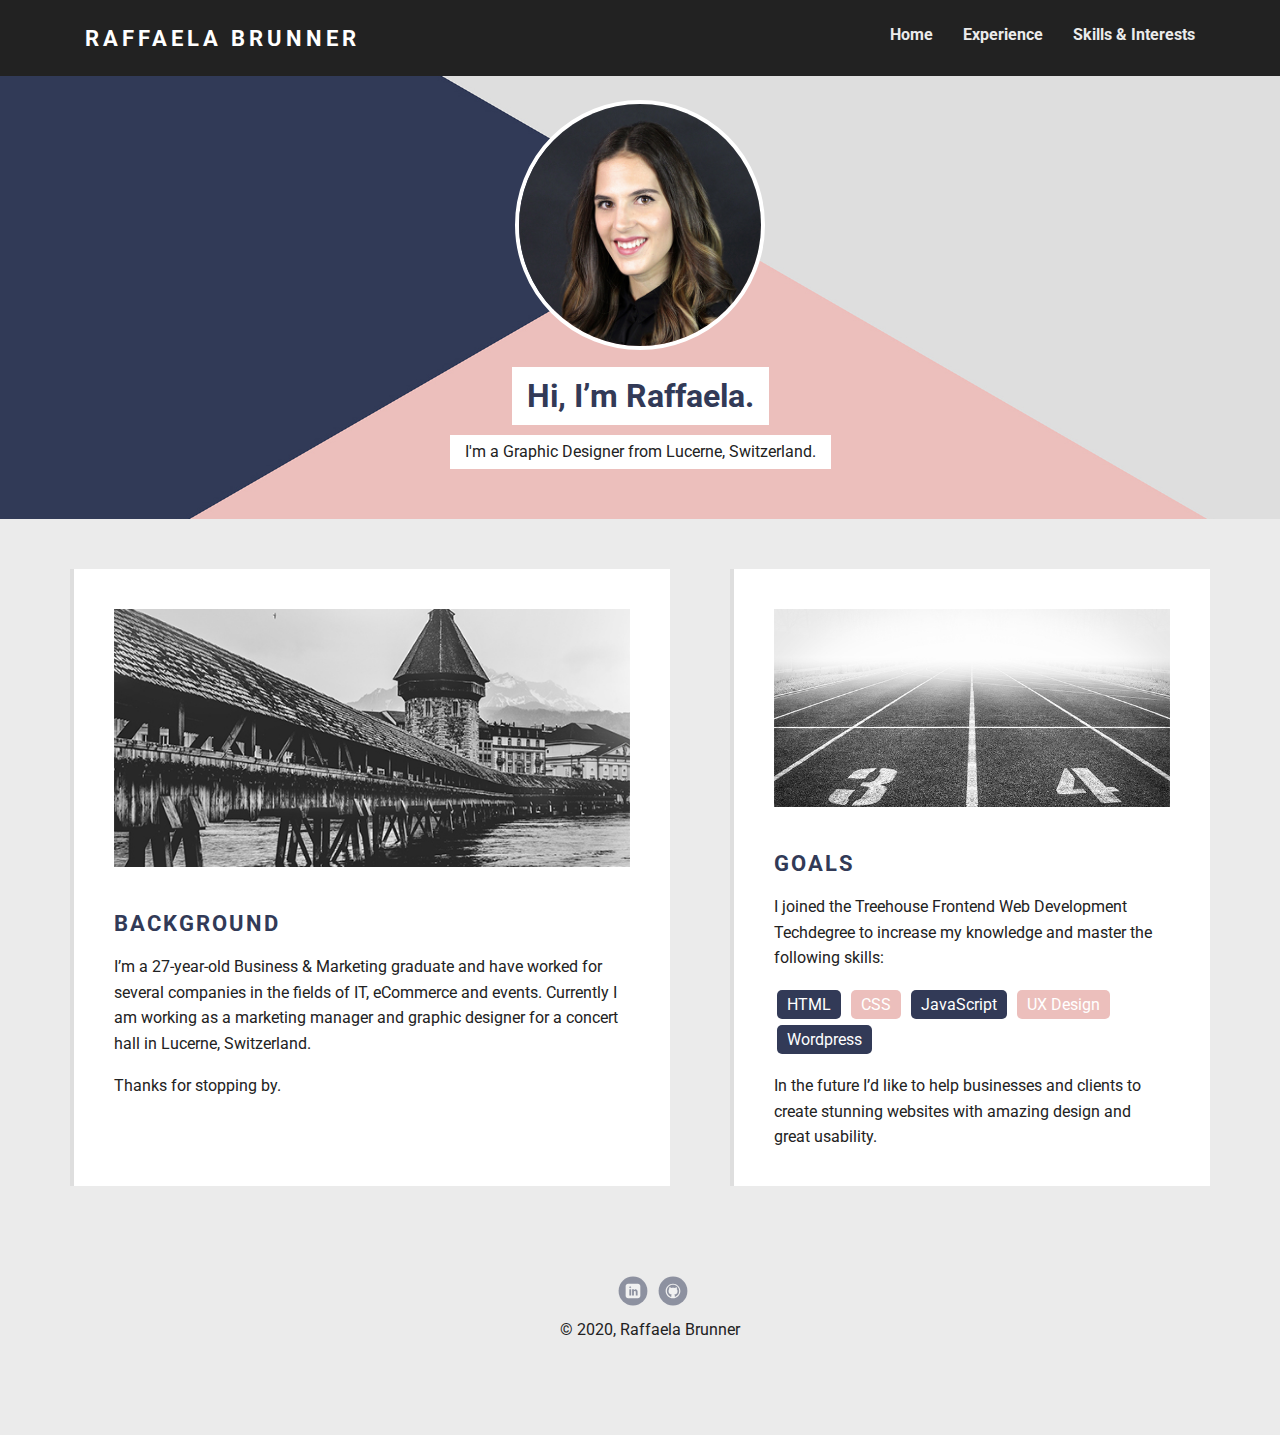
<file: index.html>
<!doctype html>
<html lang="en">
<head>
  <meta charset="utf-8">
  <title>Raffaela Brunners's Profile Page</title>
  <meta name="viewport" content="width=device-width, initial-scale=1.0">
  <link rel="stylesheet" href="styles.css">
  <link href="https://fonts.googleapis.com/css?family=Muli%7CRoboto:400,300,500,700,900" rel="stylesheet"></head>
  <body>

    <nav class="main-nav">
        <ul class="nav">
          <li class="name">Raffaela Brunner</li>
          <li><a href="index.html">Home</a></li>
          <li><a href="experience.html">Experience</a></li>
          <li><a href="skills-interests.html">Skills &amp; Interests</a></li>
        </ul>
    </nav>

    <header>
      <img src="images/portrait.jpg" alt="Photo of Raffaela Brunner" class="profile-image">
      <h1 class="tag name">Hi, I’m Raffaela.</h1>
      <p class="tag location">I'm a Graphic Designer from Lucerne, Switzerland.</p>
    </header>

    <main class="flex">
      <section class="card">
        <img src="images/lucerne.jpg" alt="Lucerne, Switzerland">
        <h2>Background</h2>
        <p>I’m a 27-year-old Business & Marketing graduate and have worked for several companies in the fields of IT, eCommerce and events. Currently I am working as a marketing manager and graphic designer for a concert hall in Lucerne, Switzerland.</p>
        <p>Thanks for stopping by.</p>
      </section>

      <section class="card">
        <img src="images/goals.jpg" alt="Race Track">
        <h2>Goals</h2>
        <p>I joined the Treehouse Frontend Web Development Techdegree to increase my knowledge and master the following skills:</p>
        <ul class="skills">
          <li>HTML</li>
          <li>CSS</li>
          <li>JavaScript</li>
          <li>UX Design</li>
          <li>Wordpress</li>
        </ul>
        <p>In the future I’d like to help businesses and clients to create stunning websites with amazing design and great usability.</p>
      </section>
    </main>

    <footer>
      <ul>
        <li><a href="https://www.linkedin.com/in/raffaelabrunner/" target="_blank" class="social linkedin">LinkedIn</a></li>
        <li><a href="https://github.com/raffaelab" target="_blank" class="social github">Github</a></li>
      </ul>
      <p class="copyright">&copy; 2020, Raffaela Brunner</p>
    </footer>

  </body>
  </html>
</file>
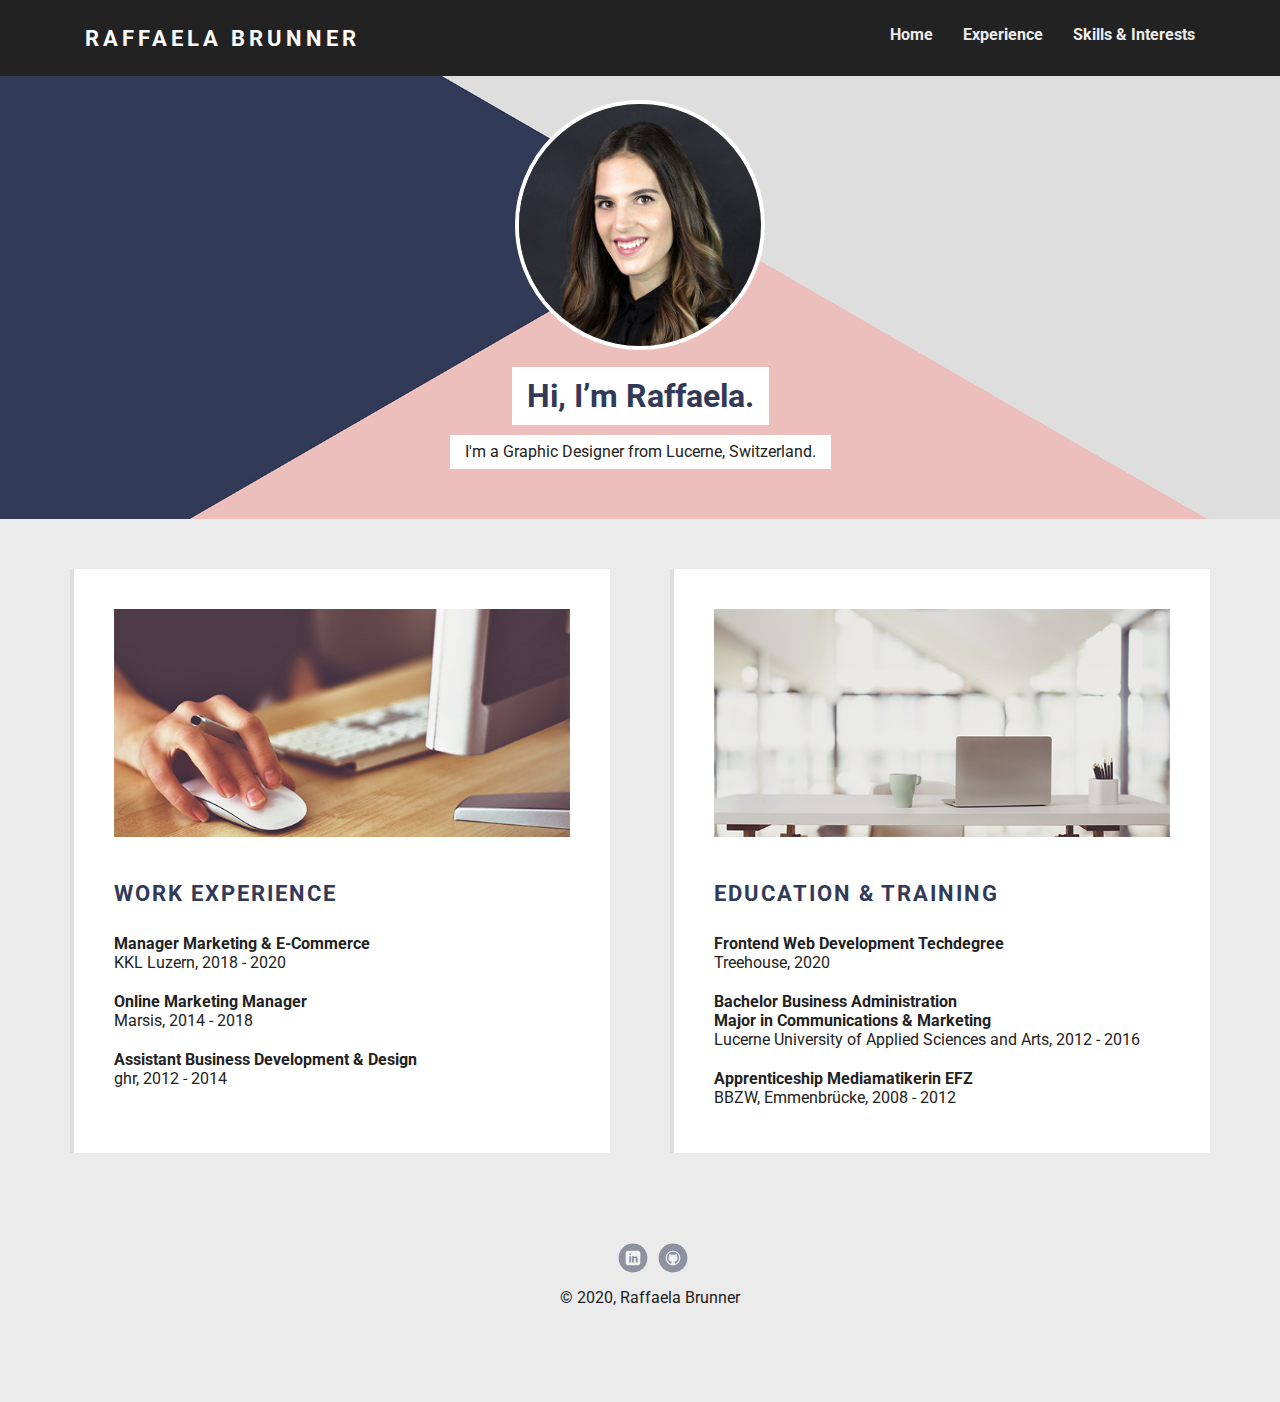
<file: experience.html>
<!doctype html>
<html lang="en">
<head>
  <meta charset="utf-8">
  <title>Raffaela Brunners's Experience</title>
  <meta name="viewport" content="width=device-width, initial-scale=1.0">
  <link rel="stylesheet" href="styles.css">
  <link href="https://fonts.googleapis.com/css?family=Muli%7CRoboto:400,300,500,700,900" rel="stylesheet"></head>
  <body>

    <nav class="main-nav">
        <ul class="nav">
          <li class="name">Raffaela Brunner</li>
          <li><a href="index.html">Home</a></li>
          <li><a href="experience.html">Experience</a></li>
          <li><a href="skills-interests.html">Skills &amp; Interests</a></li>
        </ul>
    </nav>

    <header>
      <img src="images/portrait.jpg" alt="Photo of Raffaela Brunner" class="profile-image">
      <h1 class="tag name">Hi, I’m Raffaela.</h1>
      <p class="tag location">I'm a Graphic Designer from Lucerne, Switzerland.</p>
    </header>

    <main class="flex">
      <section class="card">
        <img src="images/experience.jpg" alt="Closeup of someone working on a computer">
        <h2>Work Experience</h2>
        <ul class="nobullet">
          <li><strong>Manager Marketing &amp; E-Commerce</strong>
          <br>KKL Luzern, 2018 - 2020</li>
          <li><strong>Online Marketing Manager</strong>
          <br>Marsis, 2014 - 2018</li>
          <li><strong>Assistant Business Development &amp; Design</strong>
          <br>ghr, 2012 - 2014</li>
        </ul>
      </section>

      <section class="card">
        <img src="images/education.jpg" alt="Desk with Macbook, pens and coffee mug">
        <h2>Education &amp; Training</h2>
        <ul class="nobullet">
          <li><strong>Frontend Web Development Techdegree</strong>
          <br>Treehouse, 2020</li>
          <li><strong>Bachelor Business Administration<br>Major in Communications &amp; Marketing</strong>
          <br>Lucerne University of Applied Sciences and Arts, 2012 - 2016</li>
          <li><strong>Apprenticeship Mediamatikerin EFZ</strong>
          <br>BBZW, Emmenbr&#252;cke, 2008 - 2012</li>
        </ul>
      </section>
    </main>

    <footer>
      <ul>
        <li><a href="https://www.linkedin.com/in/raffaelabrunner/" target="_blank" class="social linkedin">LinkedIn</a></li>
        <li><a href="https://github.com/raffaelab" target="_blank" class="social github">Github</a></li>
      </ul>
      <p class="copyright">&copy; 2020, Raffaela Brunner</p>
    </footer>

  </body>
  </html>
</file>
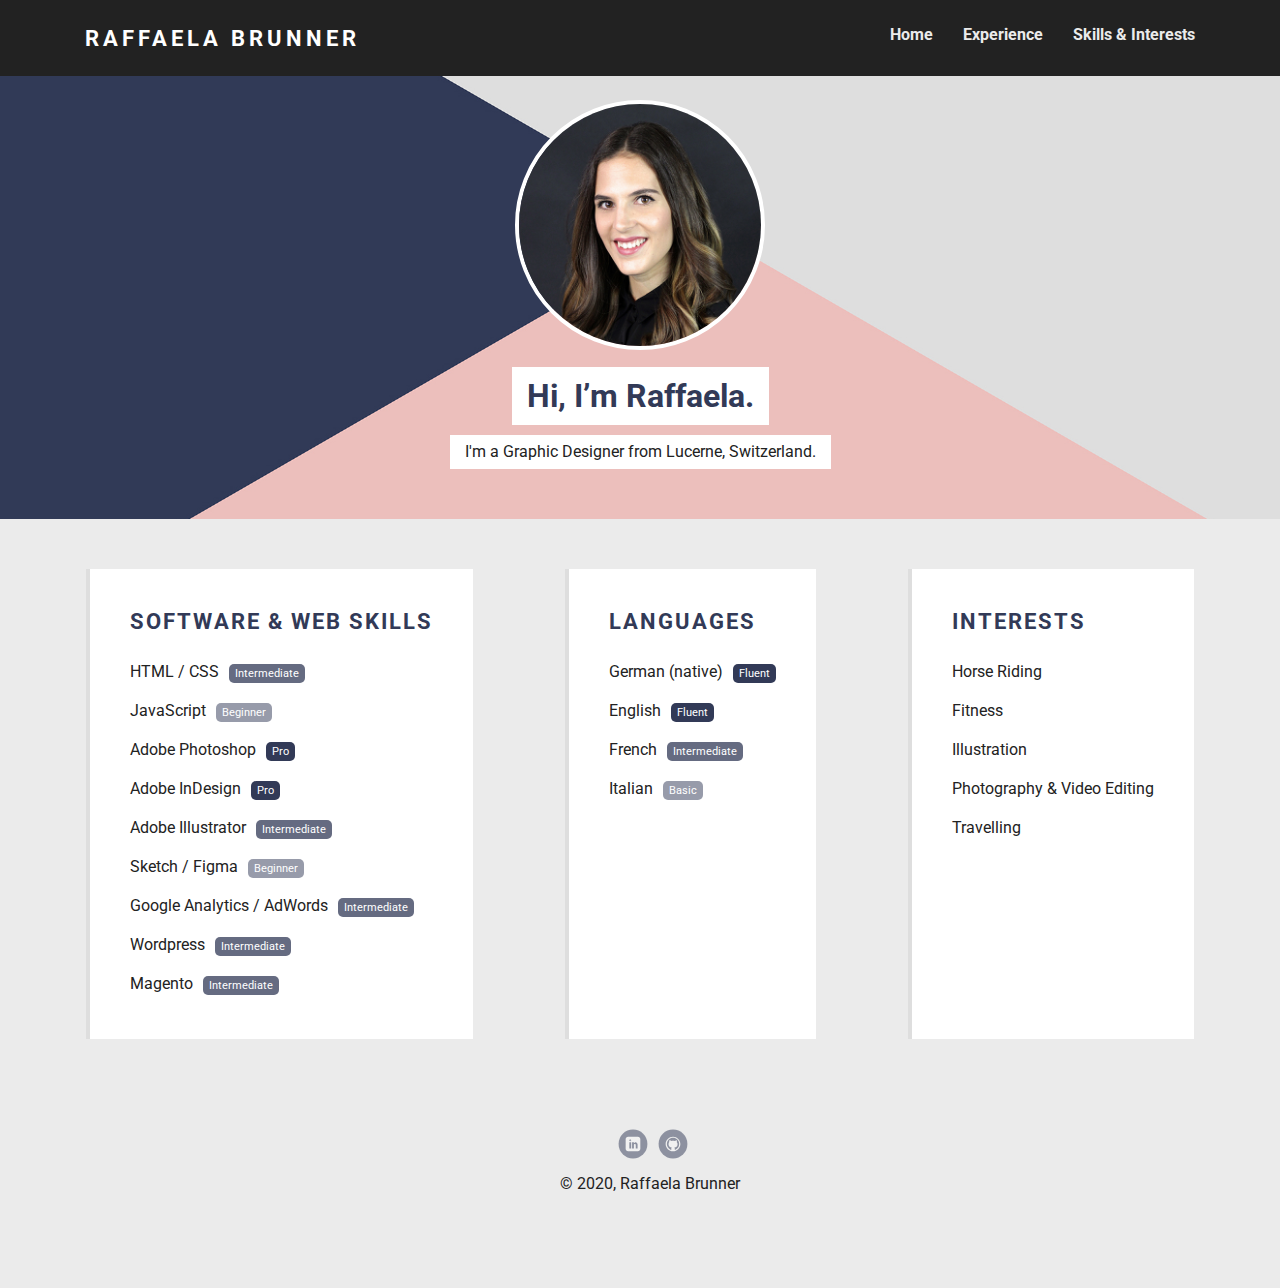
<file: skills-interests.html>
<!doctype html>
<html lang="en">
<head>
  <meta charset="utf-8">
  <title>Raffaela Brunners's Skills &amp; Interests</title>
  <meta name="viewport" content="width=device-width, initial-scale=1.0">
  <link rel="stylesheet" href="styles.css">
  <link href="https://fonts.googleapis.com/css?family=Muli%7CRoboto:400,300,500,700,900" rel="stylesheet"></head>
  <body>

    <nav class="main-nav">
        <ul class="nav">
          <li class="name">Raffaela Brunner</li>
          <li><a href="index.html">Home</a></li>
          <li><a href="experience.html">Experience</a></li>
          <li><a href="skills-interests.html">Skills &amp; Interests</a></li>
        </ul>
    </nav>

    <header>
      <img src="images/portrait.jpg" alt="Photo of Raffaela Brunner" class="profile-image">
      <h1 class="tag name">Hi, I’m Raffaela.</h1>
      <p class="tag location">I'm a Graphic Designer from Lucerne, Switzerland.</p>
    </header>

    <main class="flex">
      <section class="card">
        <h2>Software & Web Skills</h2>
        <ul class="nobullet">
          <li>HTML / CSS<span class="intermediate">Intermediate</span></li>
          <li>JavaScript<span class="beginner">Beginner</span></li>
          <li>Adobe Photoshop<span class="pro">Pro</span></li>
          <li>Adobe InDesign<span class="pro">Pro</span></li>
          <li>Adobe Illustrator<span class="intermediate">Intermediate</span></li>
          <li>Sketch / Figma<span class="beginner">Beginner</span></li>
          <li>Google Analytics / AdWords<span class="intermediate">Intermediate</span></li>
          <li>Wordpress<span class="intermediate">Intermediate</span></li>
          <li>Magento<span class="intermediate">Intermediate</span></li>
        </ul>
      </section>

      <section class="card">
        <h2>Languages</h2>
        <ul class="nobullet">
          <li>German (native)<span class="pro">Fluent</span></li>
          <li>English<span class="pro">Fluent</span></li>
          <li>French<span class="intermediate">Intermediate</span></li>
          <li>Italian<span class="beginner">Basic</span></li>
        </ul>
      </section>

      <section class="card">
        <h2>Interests</h2>
        <ul class="nobullet">
          <li>Horse Riding</li>
          <li>Fitness</li>
          <li>Illustration</li>
          <li>Photography &amp; Video Editing</li>
          <li>Travelling</li>
        </ul>
      </section>

    </main>

    <footer>
      <ul>
        <li><a href="https://www.linkedin.com/in/raffaelabrunner/" target="_blank" class="social linkedin">LinkedIn</a></li>
        <li><a href="https://github.com/raffaelab" target="_blank" class="social github">Github</a></li>
      </ul>
      <p class="copyright">&copy; 2020, Raffaela Brunner</p>
    </footer>

  </body>
  </html>
</file>
<file: styles.css>
/* Global Layout Set-up */
* {
  box-sizing: border-box;
}

body {
  margin: 0;
  padding: 0;
  text-align: center;
  font-family: 'Roboto', sans-serif;
  color: #222;
  background: #EBEBEB;
}
/* Link Styles */

a {
  text-decoration: none;
  color: #EBEBEB;
}
a:hover {
  color: #ECBFBC;
}

/* Section Styles */

.main-nav {
  width: 100%;
  background: #222;
  min-height: 30px;
  padding: 10px;
  position: fixed;
  text-align: center;
}
.nav {
  display: flex;
  justify-content: space-around;
  font-weight: 700;
  list-style-type: none;
  margin: 0 auto;
  padding: 0;
}

.nav .name {
    display: block;
    margin-right: auto;
    color: white;
    font-size: 1.4em;
    text-transform: uppercase;
    letter-spacing: 4px;
}
.nav li {
  padding: 15px 15px 15px 15px;
}
.nav a {
  transition: all .5s;
}
.nav a:hover {
  color: #ECBFBC;
}

header {
  text-align: center;
  background: url('images/background.jpg') no-repeat top center ;
  background-size: cover;
  background-position: center;
  overflow: hidden;
  padding-top: 60px;
}
header {
  line-height: 1.5;
}
header .profile-image {
  margin-top: 40px;
  width: 250px;
  height: 250px;
  border-radius: 50%;
  border: 4px solid white;
  transition: all .5s;
}
header .profile-image:hover {
  transform: scale(0.9);
}
.tag {
  background-color: white;
  color: #323A57;
  padding: 5px 15px;
  border-radius: 0px;
  display: table;
  margin: 10px auto;
}
.location {
  background-color: white;
  color: #222;
  margin-bottom: 50px;
}

.card img {
  width: 100%;
  padding-top: 20px;
  padding-bottom: 20px;
}

.card {
  margin: 30px;
  padding: 20px 40px 20px;
  max-width: 600px;
  text-align: left;
  background: #fff;
  border-left: 4px solid #DEDEDE;
  border-radius: 0px;
  transition: all .5s;
}
.card:hover {
  border-color: #ECBFBC;
}

ul.skills {
  padding: 0;
  text-align: left;
}

.skills li {
  border-radius: 5px;
  display: inline-block;
  background: #ECBFBC;
  color: white;
  padding: 5px 10px;
  margin: 3px;
}

.skills li:nth-child(odd) {
  background: #323A57;
}

footer {
  width: 100%;
  min-height: 30px;
  padding: 20px 0 40px 20px;
}

footer .copyright {
  top: -8px;
  font-size: .75em;
}

footer ul {
  list-style-type: none;
  margin: 0;
  padding: 0;
}

footer ul li {
  display: inline-block;
}

a.social {
  display: inline-block;
  text-indent: -9999px;
  margin-left: 5px;
  width: 30px;
  height: 30px;
  background-size: 30px 30px;
  opacity: .5;
  transition: all .5s;
}
a.twitter {
  background-image: url(images/twitter.svg);
}
a.linkedin {
  background-image: url(images/linkedin.svg);
}
a.github {
  background-image: url(images/github.svg);
}
a.social:hover {
  opacity: 1;
}
.clearfix {
  clear: both;
}

/* My Own Styles */

ul.nobullet {
  padding: 0px;
  text-align: left;
  list-style: none;
}

h2 {
  font-size: 1.4em;
  color: #323A57;
  text-transform: uppercase;
  letter-spacing: 2px;
}

.nobullet li {
  padding: 10px 0px;
}

span {
  background-color: #323A57;
  color: white;
  padding: 3px 6px;
  margin-left: 10px;
  border-radius: 5px;
  font-size: 0.7em;
}

span.beginner {
  opacity: .5;
}

span.intermediate {
  opacity: .75;
}

span.pro {
  opacity: 1;

}

/* Styles for larger screens */
@media screen and (min-width: 720px) {

  .flex {
      display: -ms-flexbox;      /* TWEENER - IE 10 */
      display: flex;
      max-width: 1200px;
      -ms-flex-pack: distribute;
      justify-content: space-around;
      margin: 0 auto;
  }

  header {
    min-height: 470px;
  }

  .nav {
    max-width: 1200px;
    padding: 0 30px;
  }


  main {
    padding-top: 20px;
  }

  main p {
    line-height: 1.6em;
  }

  footer {
    font-size: 1.3em;
    max-width: 1200px;
    margin: 40px auto;
  }

}
</file>
